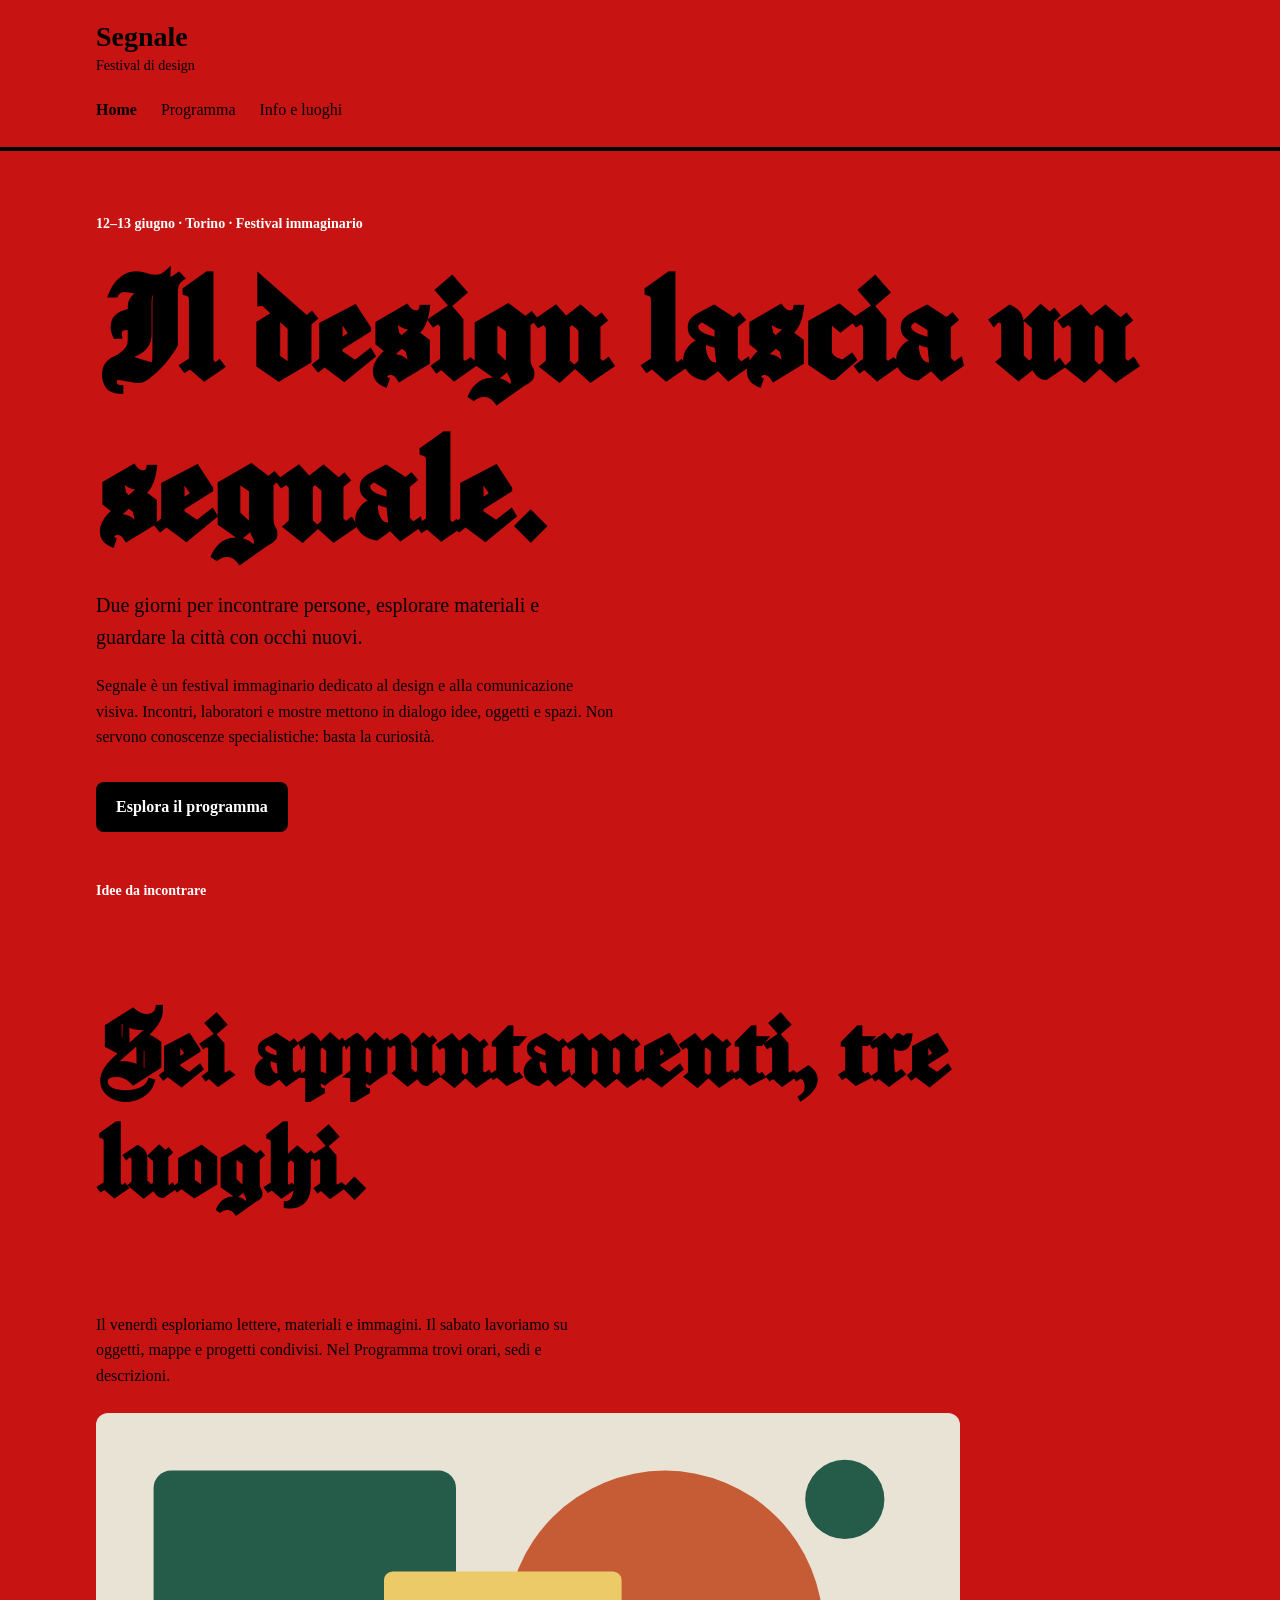
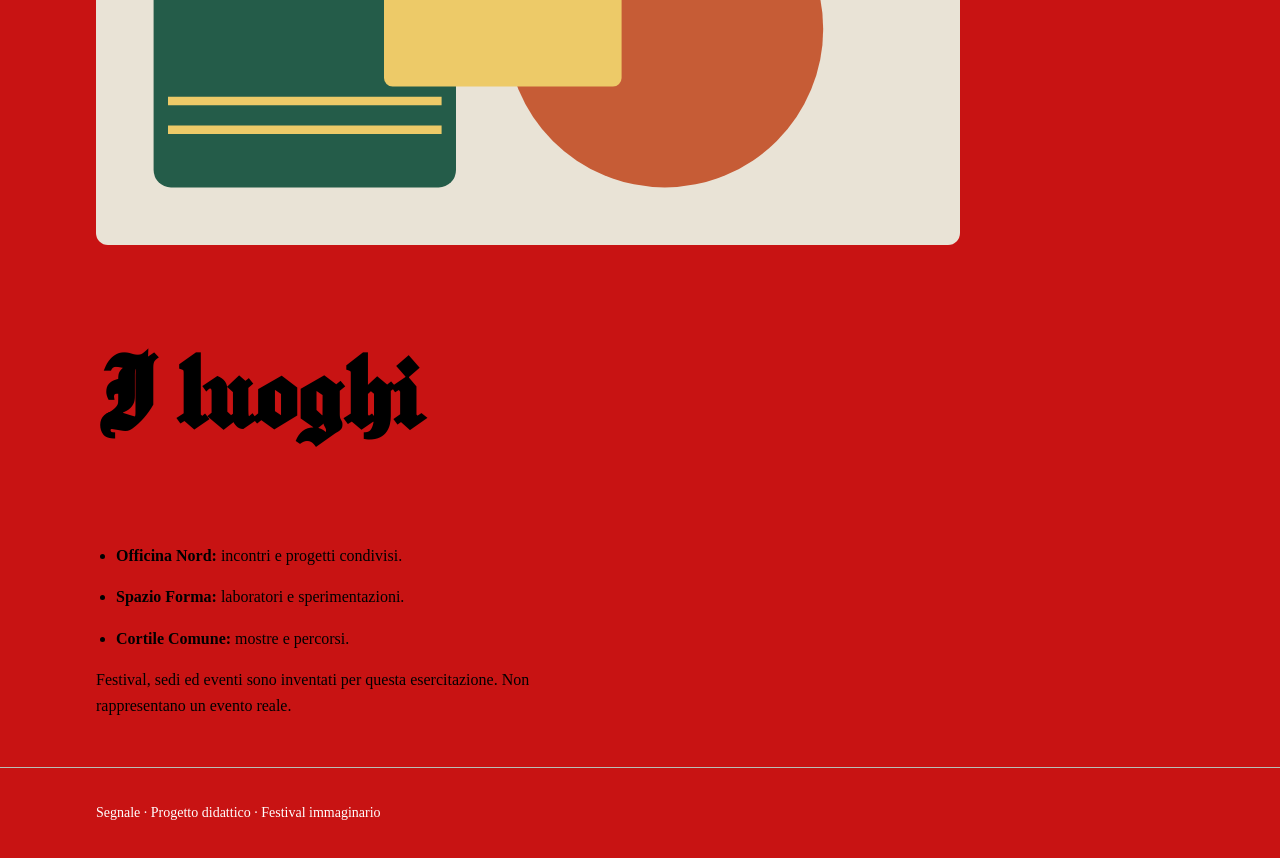
<file: index.html>
<!doctype html>
<html lang="it">
<head>
  <meta charset="utf-8">
  <meta name="viewport" content="width=device-width, initial-scale=1">
  <title>Segnale — Festival di design</title>
  <link rel="preconnect" href="https://fonts.googleapis.com">
  <link rel="preconnect" href="https://fonts.gstatic.com" crossorigin>
  <link href="https://fonts.googleapis.com/css2?family=Manufacturing+Consent&display=swap" rel="stylesheet">
  <link rel="stylesheet" href="style.css">
</head>
<body>
  <a class="skip-link" href="#contenuto">Vai al contenuto</a>
  <header class="site-header">
    <div class="container">
      <a class="brand" href="index.html">Segnale<span>Festival di design</span></a>
      <nav aria-label="Navigazione principale">
        <a href="index.html" aria-current="page">Home</a>
        <!-- Da completare: collegare questa voce alla pagina Programma. -->
        <a href="programma.html">Programma</a>
        <a href="info.html"> Info e luoghi</a> 
      </nav>
    </div>
  </header>

  <main id="contenuto" class="container">
    <section class="intro" aria-labelledby="titolo-home">
      <p class="eyebrow">12–13 giugno · Torino · Festival immaginario</p>
      <h1 id="titolo-home">Il design lascia un segnale.</h1>
      <p class="lead">Due giorni per incontrare persone, esplorare materiali e guardare la città con occhi nuovi.</p>
      <p class="reading-text">Segnale è un festival immaginario dedicato al design e alla comunicazione visiva. Incontri, laboratori e mostre mettono in dialogo idee, oggetti e spazi. Non servono conoscenze specialistiche: basta la curiosità.</p>
      <!-- Da completare: anche questo collegamento deve aprire il Programma. -->
      <a class="button-link" href="programma.html">Esplora il programma</a>
    </section>

    <section class="content-section" aria-labelledby="titolo-festival">
      <p class="eyebrow">Idee da incontrare</p>
      <h2 id="titolo-festival">Sei appuntamenti, tre luoghi.</h2>
      <p class="reading-text">Il venerdì esploriamo lettere, materiali e immagini. Il sabato lavoriamo su oggetti, mappe e progetti condivisi. Nel Programma trovi orari, sedi e descrizioni.</p>
      <img class="festival-image" src="assets/festival.svg" alt="Composizione geometrica di cerchi e rettangoli nei colori del festival" width="1200" height="600">
    </section>

    <section class="content-section" aria-labelledby="titolo-luoghi">
      <h2 id="titolo-luoghi">I luoghi</h2>
      <ul class="venues">
        <li><strong>Officina Nord:</strong> incontri e progetti condivisi.</li>
        <li><strong>Spazio Forma:</strong> laboratori e sperimentazioni.</li>
        <li><strong>Cortile Comune:</strong> mostre e percorsi.</li>
      </ul>
      <p class="reading-text">Festival, sedi ed eventi sono inventati per questa esercitazione. Non rappresentano un evento reale.</p>
    </section>
  </main>

  <footer class="site-footer"><div class="container"><p>Segnale · Progetto didattico · Festival immaginario</p></div></footer>
</body>
</html>
</file>
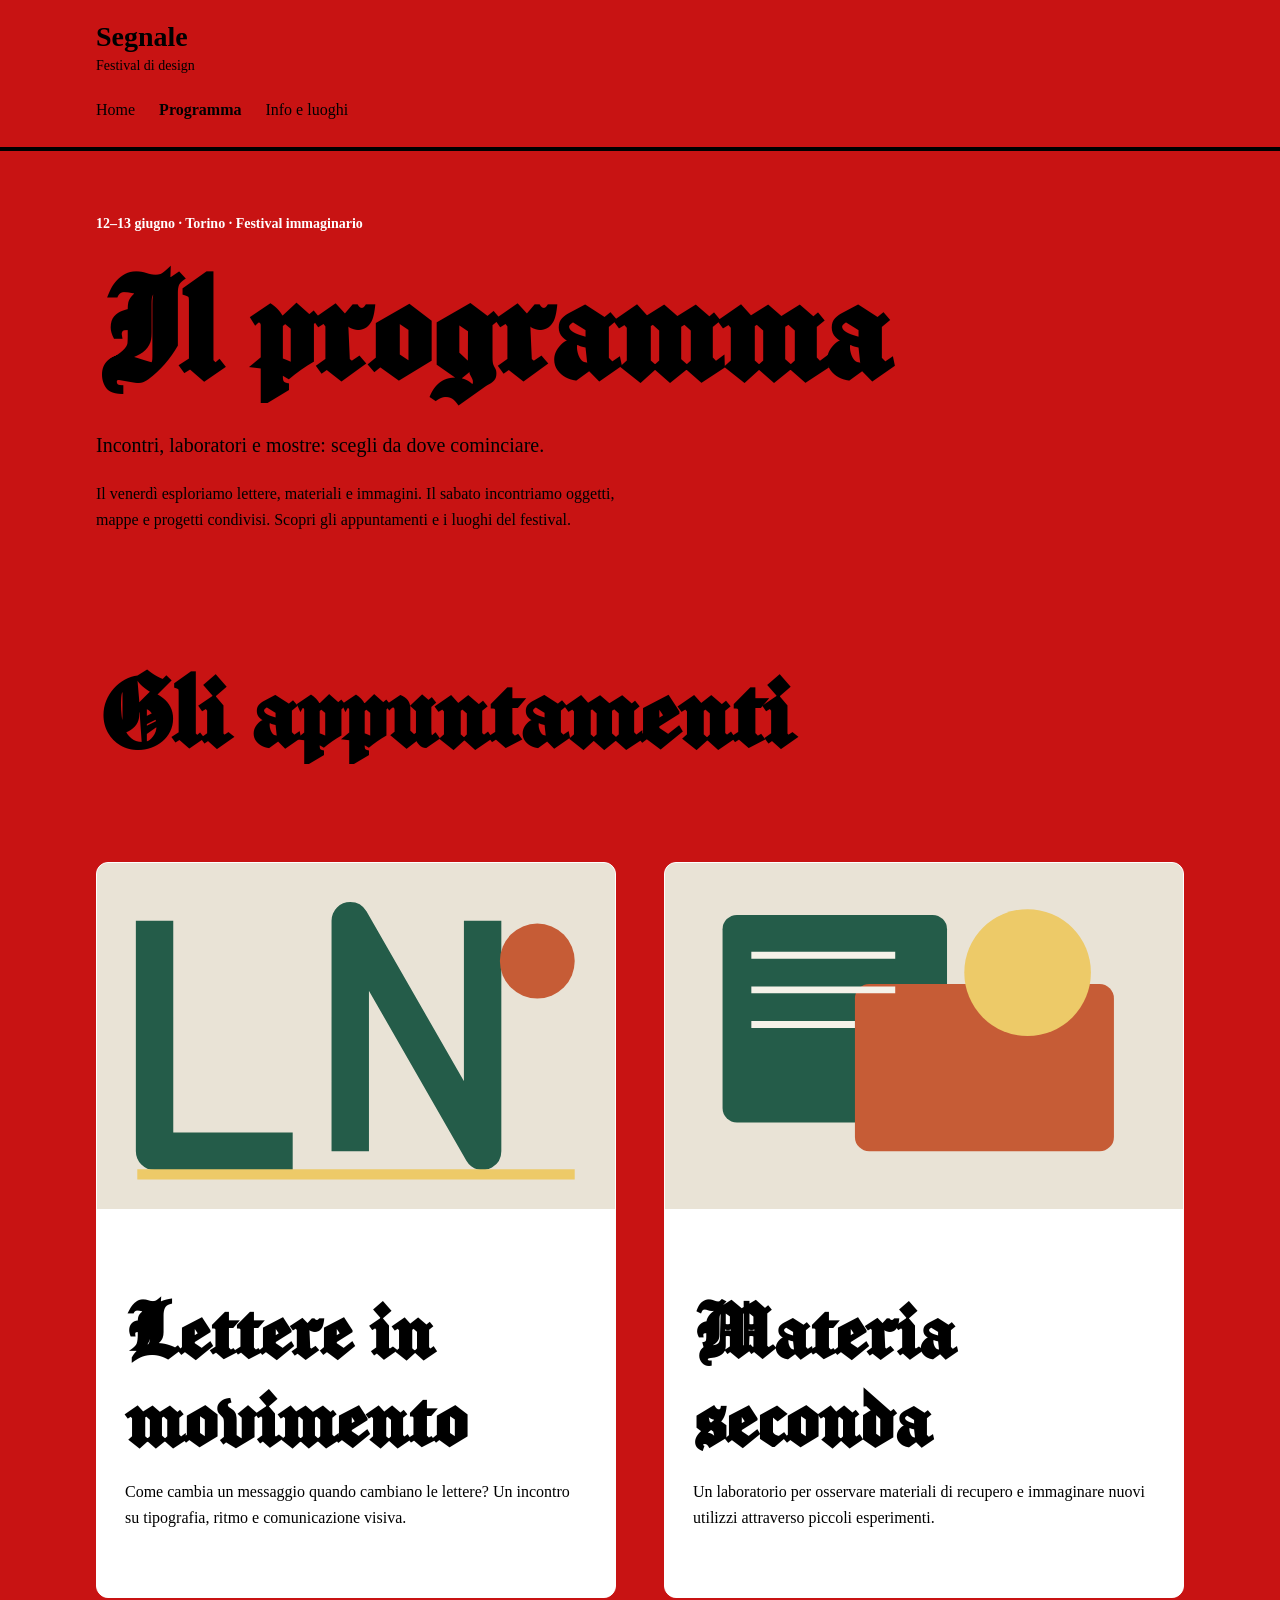
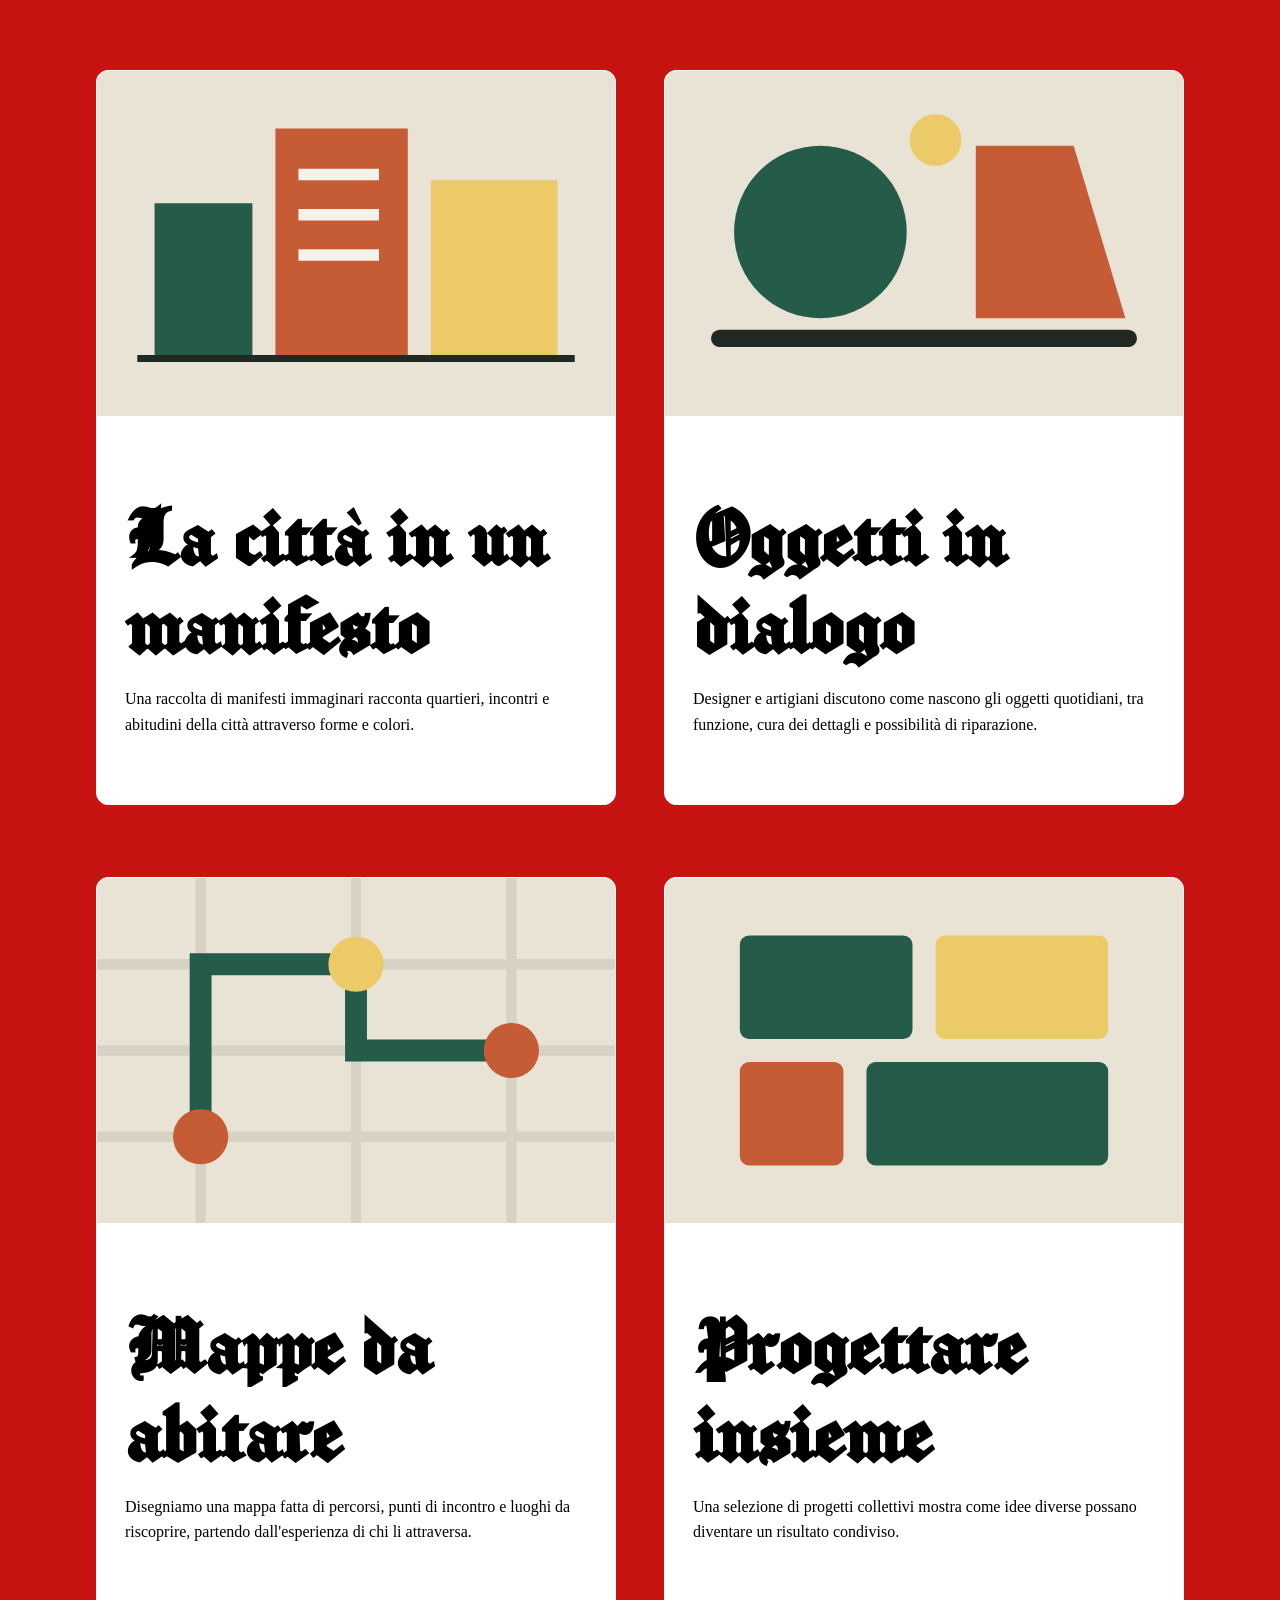
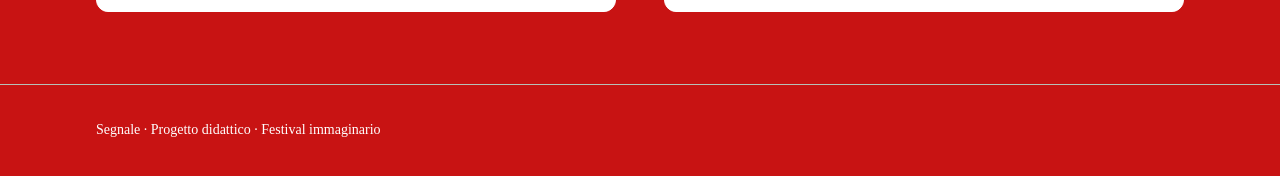
<file: programma.html>
<!doctype html>
<html lang="it">
<head>
  <meta charset="utf-8">
  <meta name="viewport" content="width=device-width, initial-scale=1">
  <title>Programma — Segnale</title>
  <link rel="preconnect" href="https://fonts.googleapis.com">
  <link rel="preconnect" href="https://fonts.gstatic.com" crossorigin>
  <link href="https://fonts.googleapis.com/css2?family=Manufacturing+Consent&display=swap" rel="stylesheet">
  <link rel="stylesheet" href="style.css">
</head>
<body>
  <a class="skip-link" href="#contenuto">Vai al contenuto</a>
  <header class="site-header">
    <div class="container">
      <a class="brand" href="index.html">Segnale<span>Festival di design</span></a>
      <nav aria-label="Navigazione principale">
        <!-- Da completare: collegare questa voce alla Home. -->
        <a href="index.html">Home</a>
        <a href="programma.html" aria-current="page">Programma</a>
        <a href="info.html">Info e luoghi</a> 
      </nav>
    </div>
  </header>

  <main id="contenuto" class="container">
    <section class="intro" aria-labelledby="titolo-programma">
      <p class="eyebrow">12–13 giugno · Torino · Festival immaginario</p>
      <h1 id="titolo-programma">Il programma</h1>
      <p class="lead">Incontri, laboratori e mostre: scegli da dove cominciare.</p>
      <p class="reading-text">Il venerdì esploriamo lettere, materiali e immagini. Il sabato incontriamo oggetti, mappe e progetti condivisi. Scopri gli appuntamenti e i luoghi del festival.</p>
    </section>

    <section class="content-section" aria-labelledby="titolo-eventi">
      <h2 id="titolo-eventi">Gli appuntamenti</h2>
      <div class="event-grid">
        <article class="event-card">
          <img src="assets/lettere-in-movimento.svg" alt="Lettere geometriche disposte su una griglia" width="900" height="600">
          <div class="event-body">
            <p class="event-meta">Venerdì 12 giugno · 10:00 · Incontro</p>
            <h3>Lettere in movimento</h3>
            <p>Come cambia un messaggio quando cambiano le lettere? Un incontro su tipografia, ritmo e comunicazione visiva.</p>
            <p class="event-place"><strong>Sede:</strong> Officina Nord</p>
          </div>
        </article>
        <article class="event-card">
          <img src="assets/materia-seconda.svg" alt="Forme sovrapposte che richiamano campioni di materiali" width="900" height="600">
          <div class="event-body">
            <p class="event-meta">Venerdì 12 giugno · 14:00 · Laboratorio</p>
            <h3>Materia seconda</h3>
            <p>Un laboratorio per osservare materiali di recupero e immaginare nuovi utilizzi attraverso piccoli esperimenti.</p>
            <p class="event-place"><strong>Sede:</strong> Spazio Forma</p>
          </div>
        </article>
        <article class="event-card">
          <img src="assets/citta-manifesto.svg" alt="Rettangoli colorati compongono una città astratta." width="900" height="600">
          <div class="event-body">
            <p class="event-meta">Venerdì 12 giugno · 17:00 · Mostra</p>
            <h3>La città in un manifesto</h3>
            <p>Una raccolta di manifesti immaginari racconta quartieri, incontri e abitudini della città attraverso forme e colori.</p>
            <p class="event-place"><strong>Sede:</strong> Cortile Comune</p>
          </div>
        </article>

        <article class="event-card">
          <img src="assets/oggetti-dialogo.svg" alt="Due forme geometriche si fronteggiano sopra una linea comune." width="900" height="600">
          <div class="event-body">
            <p class="event-meta">Sabato 13 giugno · 10:00 · Incontro</p>
            <h3>Oggetti in dialogo</h3>
            <p>Designer e artigiani discutono come nascono gli oggetti quotidiani, tra funzione, cura dei dettagli e possibilità di riparazione.</p>
            <p class="event-place"><strong>Sede:</strong> Officina Nord</p>
          </div>
        </article>

        <article class="event-card">
          <img src="assets/mappe-abitare.svg" alt="Un percorso collega tre punti su una mappa geometrica." width="900" height="600">
          <div class="event-body">
            <p class="event-meta">Sabato 13 giugno · 14:00 · Laboratorio</p>
            <h3>Mappe da abitare</h3>
            <p>Disegniamo una mappa fatta di percorsi, punti di incontro e luoghi da riscoprire, partendo dall'esperienza di chi li attraversa.</p>
            <p class="event-place"><strong>Sede:</strong> Spazio Forma</p>
          </div>
        </article>

        <article class="event-card">
          <img src="assets/progettare-insieme.svg" alt="Moduli di colori diversi si incastrano in una composizione comune." width="900" height="600">
          <div class="event-body">
            <p class="event-meta">Sabato 13 giugno · 17:00 · Mostra</p>
            <h3>Progettare insieme</h3>
            <p>Una selezione di progetti collettivi mostra come idee diverse possano diventare un risultato condiviso.</p>
            <p class="event-place"><strong>Sede:</strong> Cortile Comune</p>
          </div>
        </article>
      </div>
    </section>
  </main>

  <footer class="site-footer"><div class="container"><p>Segnale · Progetto didattico · Festival immaginario</p></div></footer>
</body>
</html>
</file>
<file: style.css>
/* Stile iniziale: tipografia, colori e variabili CSS sono già predisposti.
   Lavoreremo su collegamenti, CSS condiviso e disposizione delle schede. */

/* Scelte comuni: ogni regola usa var() per richiamarne il valore. */
:root {
  /* 🔴 QUI PUOI CAMBIARE IL ROSSO: cerca un HEX code su Google se lo vuoi più chiaro/scuro */
  --colore-sfondo: #c81313; 
  
  /* Testo e dettagli neri puri */
  --colore-testo: #000000;  
  --colore-primario: #000000; 
  --colore-primario-scuro: #000000; 
  
  --font-testo: "Times New Roman", Times, serif;
  --font-titoli: "Manufacturing Consent", serif;
}


* {
  box-sizing: border-box;
}

body {
  margin: 0;
  background: var(--colore-sfondo);
  color: var(--colore-testo);
  font-family: var(--font-testo);
  font-size: 1rem;
  line-height: 1.6;
}

a {
  color: var(--colore-primario);
}

a:hover {
  text-decoration-thickness: 3px;
}

a:focus-visible {
  outline: 3px solid var(--colore-testo);
  outline-offset: 4px;
}

.container {
  width: 92%;
  max-width: 68rem;
  margin: 0 auto;
}

.site-header {
  padding: 1.25rem 0;
  border-bottom: 4px solid var(--colore-primario);
  
  /* Regole per l'intestazione sticky */
  position: sticky;
  top: 0;
  background-color: var(--colore-sfondo); /* Mantiene il colore di sfondo solido per coprire i contenuti sotto */
  z-index: 100; /* Assicura che l'intestazione stia sopra a tutto il resto */
}


/* --- Regola per il logo in alto a sinistra (TORNATO ALLA BASE ORIGINALE) --- */
.brand {
  display: inline-block;
  color: var(--colore-testo);
  font-size: 1.75rem; /* Dimensione originale */
  font-weight: bold;
  line-height: 1.2;
  text-decoration: none;
}

.brand span {
  display: block;
  margin-top: 0.25rem;
  font-size: 0.875rem; /* Sottotitolo alla dimensione originale */
  font-weight: normal;
}

/* --- Regole per i titoli in stile Blackletter (RADDOPPIATI) --- */
h1,
h2,
h3 {
  font-family: var(--font-titoli);
  line-height: 1.05; /* Spazio ridotto tra le righe per compensare le dimensioni giganti */
}

h1 {
  max-width: 100%; /* Sblocca la larghezza per evitare che le parole giganti vadano a capo male */
  margin: 0.75rem 0 1.25rem;
  font-size: 5rem; /* Il doppio esatto di 2.5rem (Es: "Info e luoghi") */
}

h2 {
  font-size: 3.5rem; /* Il doppio esatto di 1.75rem (Es: "I luoghi del festival") */
}

h3 {
  margin: 0.5rem 0 0.75rem;
  font-size: 2.75rem; /* Il doppio esatto di 1.375rem (Es: "Sede centrale") */
}


nav {
  margin-top: 1rem;
  display: flex;
  flex-direction: column; /* Sotto i 600px si dispongono in colonna */
  gap: 0.5rem; 
}

nav a {
  padding: 0.25rem 0;
  text-decoration: none;
}

nav a[aria-current="page"] {
  font-weight: bold;
}


.intro {
  padding: 3rem 0 1rem;
}

.eyebrow,
.event-meta {
  color: #ffffff;
  font-size: 0.875rem;
  font-weight: bold;
}

h1,
h2,
h3 {
  font-family: var(--font-titoli);
  line-height: 1.2;
}

h1 {
  max-width: 18ch;
  margin: 0.75rem 0 1.25rem;
  font-size: 2.5rem;
}

h2 {
  font-size: 1.75rem;
}

h3 {
  margin: 0.5rem 0 0.75rem;
  font-size: 1.375rem;
}

.lead {
  max-width: 48ch;
  font-size: 1.25rem;
}

.reading-text {
  max-width: 65ch;
}

.button-link {
  display: inline-block;
  margin-top: 1rem;
  padding: 0.75rem 1.25rem;
  border-radius: 0.5rem;
  background: var(--colore-primario);
  color: #ffffff;
  font-weight: bold;
  text-decoration: none;
}

.button-link:hover {
  background: var(--colore-primario-scuro);
}

.content-section {
  margin: 2rem 0 3rem;
}

.festival-image {
  display: block;
  width: 100%;
  max-width: 54rem;
  height: auto;
  margin-top: 1.5rem;
  border-radius: 0.75rem;
}

.venues {
  padding-left: 1.25rem;
}

.venues li {
  margin-bottom: 0.5rem;
}

.event-grid {
  display: grid;
  gap: 3rem; /* Aumentato per separare meglio gli eventi */
  grid-template-columns: 1fr;
}

.event-card {
  margin-bottom: 1.5rem;
  overflow: hidden;
  border: 1px solid #ffffff;
  border-radius: 0.75rem;
  background: #ffffff;
}

.event-card img {
  display: block;
  width: 100%;
  height: auto;
}

.event-body {
  padding: 1.75rem; /* Aumentato da 1.25rem per dare più respiro al testo */
}

.event-body p:last-child {
  margin-bottom: 0;
}

.event-place {
  color: #ffffff;
  font-size: 0.875rem;
}

.site-footer {
  padding: 1.25rem 0;
  border-top: 1px solid #b7c0b7;
  color: #ffffff;
  font-size: 0.875rem;
}

.skip-link {
  position: absolute;
  top: -6rem;
  left: 1rem;
  padding: 0.75rem 1rem;
  background: #ffffff;
  color: var(--colore-testo);
}

.skip-link:focus {
  top: 1rem;
}

/* Da 600px in su: due colonne per la griglia e menu a riga */
@media (min-width: 600px) {
  .event-grid {
    grid-template-columns: repeat(2, 1fr);
  }
  
  nav {
    flex-direction: row; /* I link tornano in orizzontale */
    gap: 1.5rem; 
  }
}


/* --- Stili per la Galleria Swiper --- */
.mySwiper {
  width: 100%;
  border-radius: 0.75rem;
  background: #c81313;
  border: 1px solid #b7c0b7;
  overflow: hidden;
  margin-top: 1.5rem;
}

.gallery-figure {
  margin: 0;
  display: flex;
  flex-direction: column;
}

.gallery-figure img {
  width: 100%;
  height: auto;
  display: block;
}

.gallery-figure figcaption {
  padding: 1.25rem;
  text-align: center;
  color: var(--colore-testo);
}

/* Cambia il colore delle frecce di Swiper usando la nostra variabile */
.swiper-button-next,
.swiper-button-prev {
  color: var(--colore-primario) !important;
}

.map-container {
  margin-top: 1.5rem;
  border: 1px solid #ffffff;
  border-radius: 0.75rem;
  overflow: hidden;
}

#mappa-sedi {
  display: block;
  width: 100%;
  height: 400px;
  border: none;
}

.map-link {
  margin-top: 0.75rem;
  font-size: 0.875rem;
}

.venues li {
  margin-bottom: 1rem;
}
/* --- FORZATURA TITOLI COLOSSALI --- */
:root {
  --font-titoli: "Manufacturing Consent", sans-serif;
}

h1, h2, h3 {
  font-family: var(--font-titoli);
  line-height: 1; /* Ancora più stretto per gestire l'imponenza del testo */
  overflow-wrap: break-word; /* Impedisce al testo gigante di spaccare la pagina sui telefoni */
  hyphens: auto; /* Aggiunge i trattini per andare a capo se necessario */
}

h1 {
  font-size: 10rem; /* Il doppio di 5rem */
  max-width: 100%;
}

h2 {
  font-size: 7rem; /* Il doppio di 3.5rem */
}

h3 {
  font-size: 5.5rem; /* Il doppio di 2.75rem */
}
</file>
